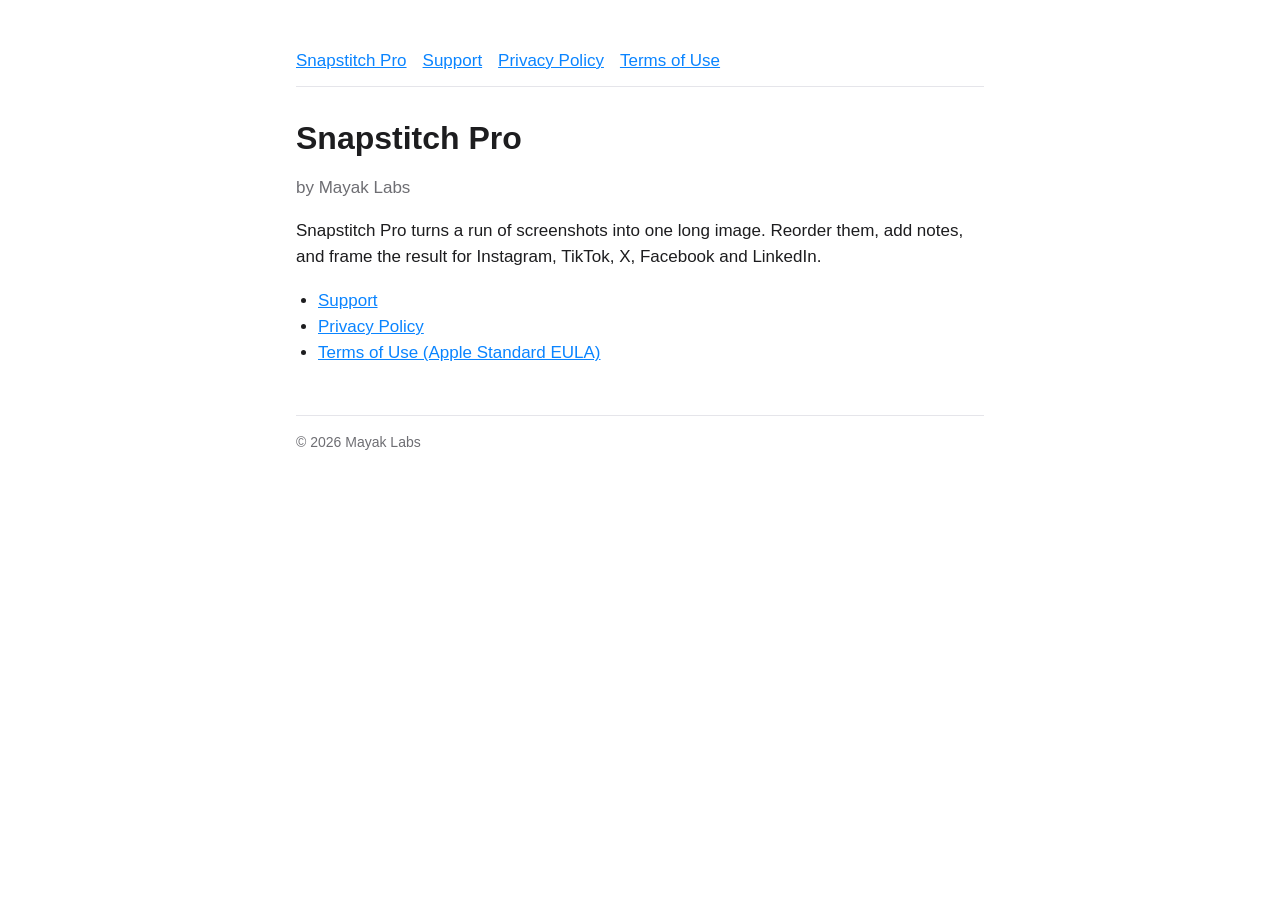
<file: index.html>
<!doctype html>
<html lang="en"><head><meta charset="utf-8"><meta name="viewport" content="width=device-width,initial-scale=1"><title>Snapstitch Pro</title><link rel="stylesheet" href="style.css"></head><body><main>
<nav><a href="./">Snapstitch Pro</a><a href="support/">Support</a><a href="privacy/">Privacy Policy</a><a href="https://www.apple.com/legal/internet-services/itunes/dev/stdeula/">Terms of Use</a></nav>
<h1>Snapstitch Pro</h1>
<p class="muted">by Mayak Labs</p>
<p>Snapstitch Pro turns a run of screenshots into one long image. Reorder them, add notes, and frame the result for Instagram, TikTok, X, Facebook and LinkedIn.</p>
<ul>
<li><a href="support/">Support</a></li>
<li><a href="privacy/">Privacy Policy</a></li>
<li><a href="https://www.apple.com/legal/internet-services/itunes/dev/stdeula/">Terms of Use (Apple Standard EULA)</a></li>
</ul>
<footer>© 2026 Mayak Labs</footer></main></body></html>
</file>
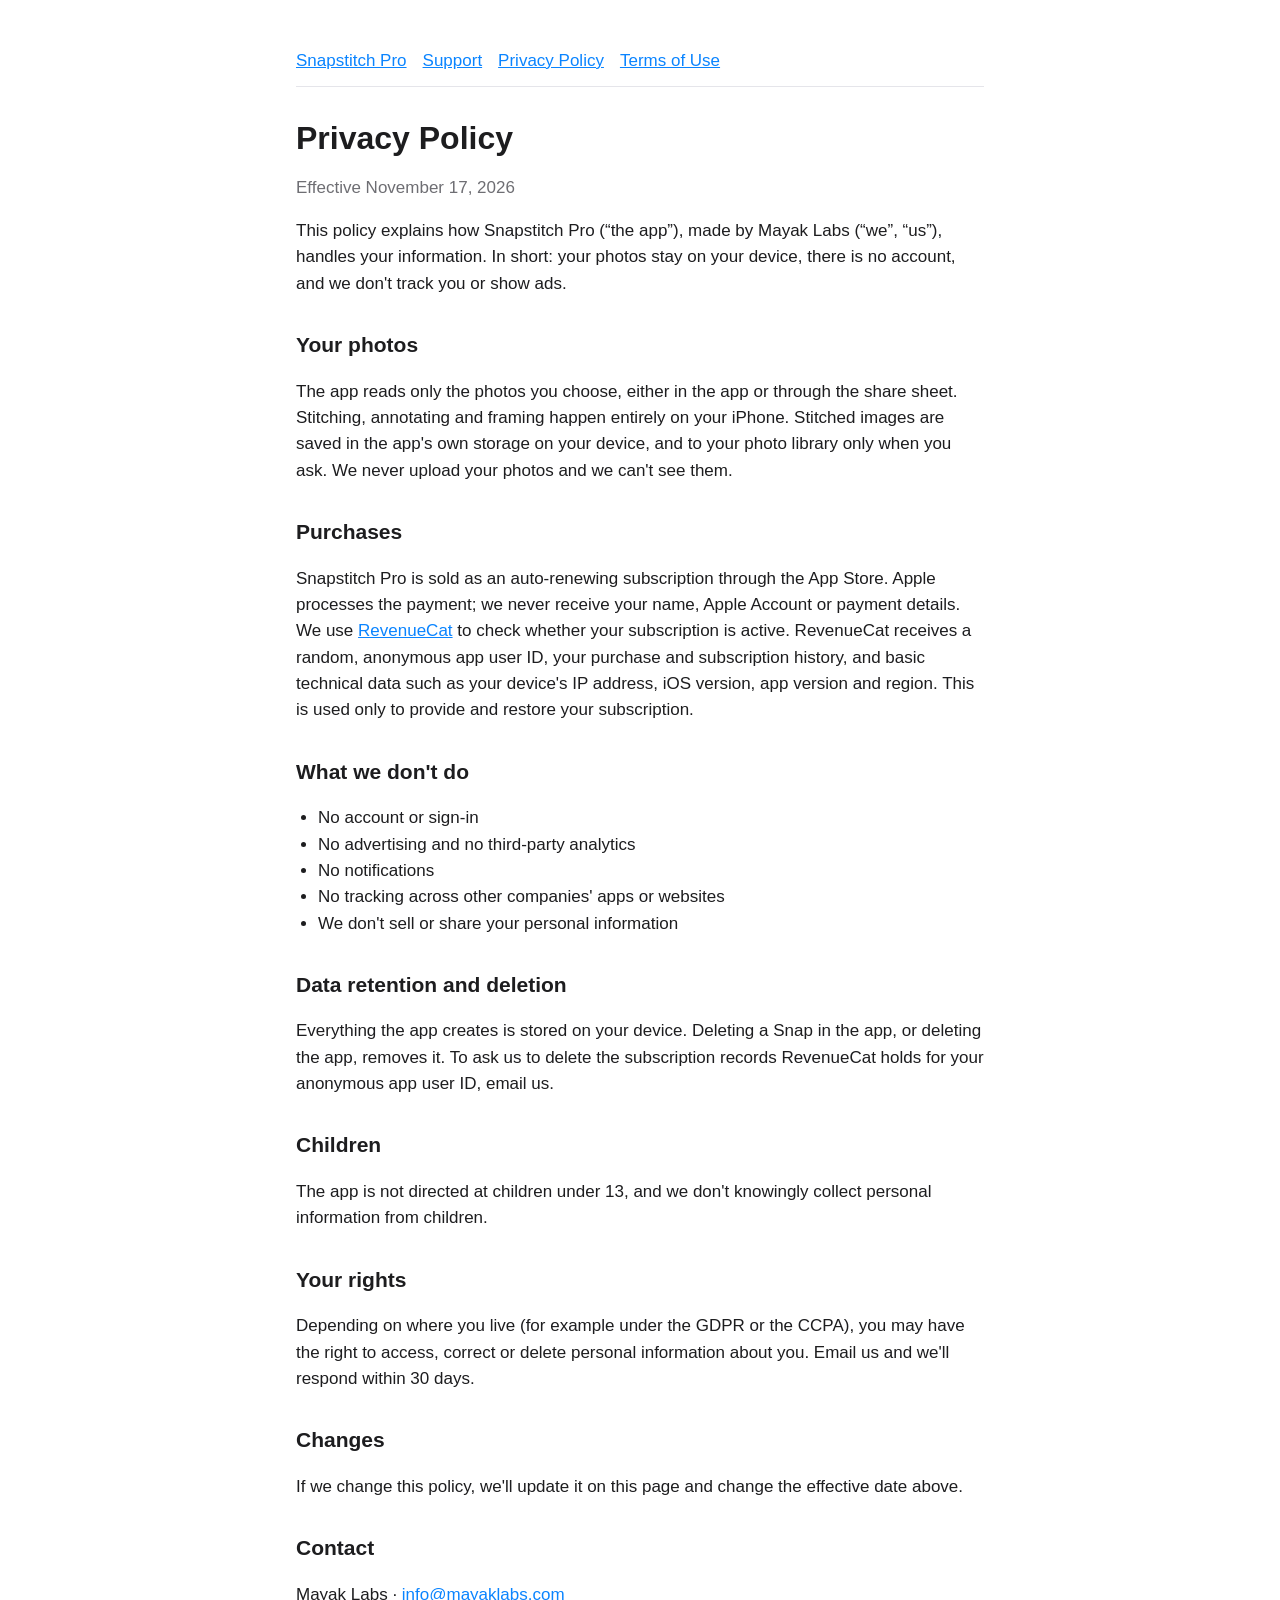
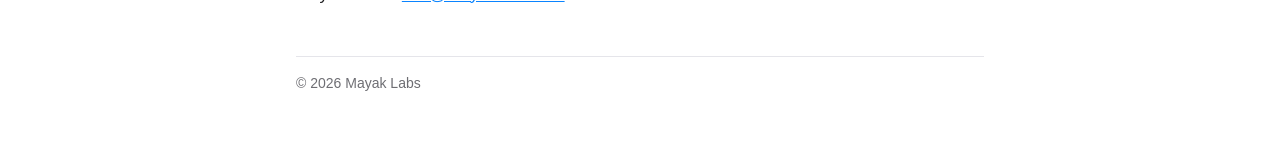
<file: privacy/index.html>
<!doctype html>
<html lang="en"><head><meta charset="utf-8"><meta name="viewport" content="width=device-width,initial-scale=1"><title>Snapstitch Pro Privacy Policy</title><link rel="stylesheet" href="../style.css"></head><body><main>
<nav><a href="../">Snapstitch Pro</a><a href="../support/">Support</a><a href="../privacy/">Privacy Policy</a><a href="https://www.apple.com/legal/internet-services/itunes/dev/stdeula/">Terms of Use</a></nav>
<h1>Privacy Policy</h1>
<p class="muted">Effective November 17, 2026</p>
<p>This policy explains how Snapstitch Pro (“the app”), made by Mayak Labs (“we”, “us”), handles your information. In short: your photos stay on your device, there is no account, and we don't track you or show ads.</p>
<h2>Your photos</h2>
<p>The app reads only the photos you choose, either in the app or through the share sheet. Stitching, annotating and framing happen entirely on your iPhone. Stitched images are saved in the app's own storage on your device, and to your photo library only when you ask. We never upload your photos and we can't see them.</p>
<h2>Purchases</h2>
<p>Snapstitch Pro is sold as an auto-renewing subscription through the App Store. Apple processes the payment; we never receive your name, Apple Account or payment details. We use <a href="https://www.revenuecat.com/privacy/">RevenueCat</a> to check whether your subscription is active. RevenueCat receives a random, anonymous app user ID, your purchase and subscription history, and basic technical data such as your device's IP address, iOS version, app version and region. This is used only to provide and restore your subscription.</p>
<h2>What we don't do</h2>
<ul>
<li>No account or sign-in</li>
<li>No advertising and no third-party analytics</li>
<li>No notifications</li>
<li>No tracking across other companies' apps or websites</li>
<li>We don't sell or share your personal information</li>
</ul>
<h2>Data retention and deletion</h2>
<p>Everything the app creates is stored on your device. Deleting a Snap in the app, or deleting the app, removes it. To ask us to delete the subscription records RevenueCat holds for your anonymous app user ID, email us.</p>
<h2>Children</h2>
<p>The app is not directed at children under 13, and we don't knowingly collect personal information from children.</p>
<h2>Your rights</h2>
<p>Depending on where you live (for example under the GDPR or the CCPA), you may have the right to access, correct or delete personal information about you. Email us and we'll respond within 30 days.</p>
<h2>Changes</h2>
<p>If we change this policy, we'll update it on this page and change the effective date above.</p>
<h2>Contact</h2>
<p>Mayak Labs · <a href="mailto:info@mayaklabs.com">info@mayaklabs.com</a></p>
<footer>© 2026 Mayak Labs</footer></main></body></html>
</file>
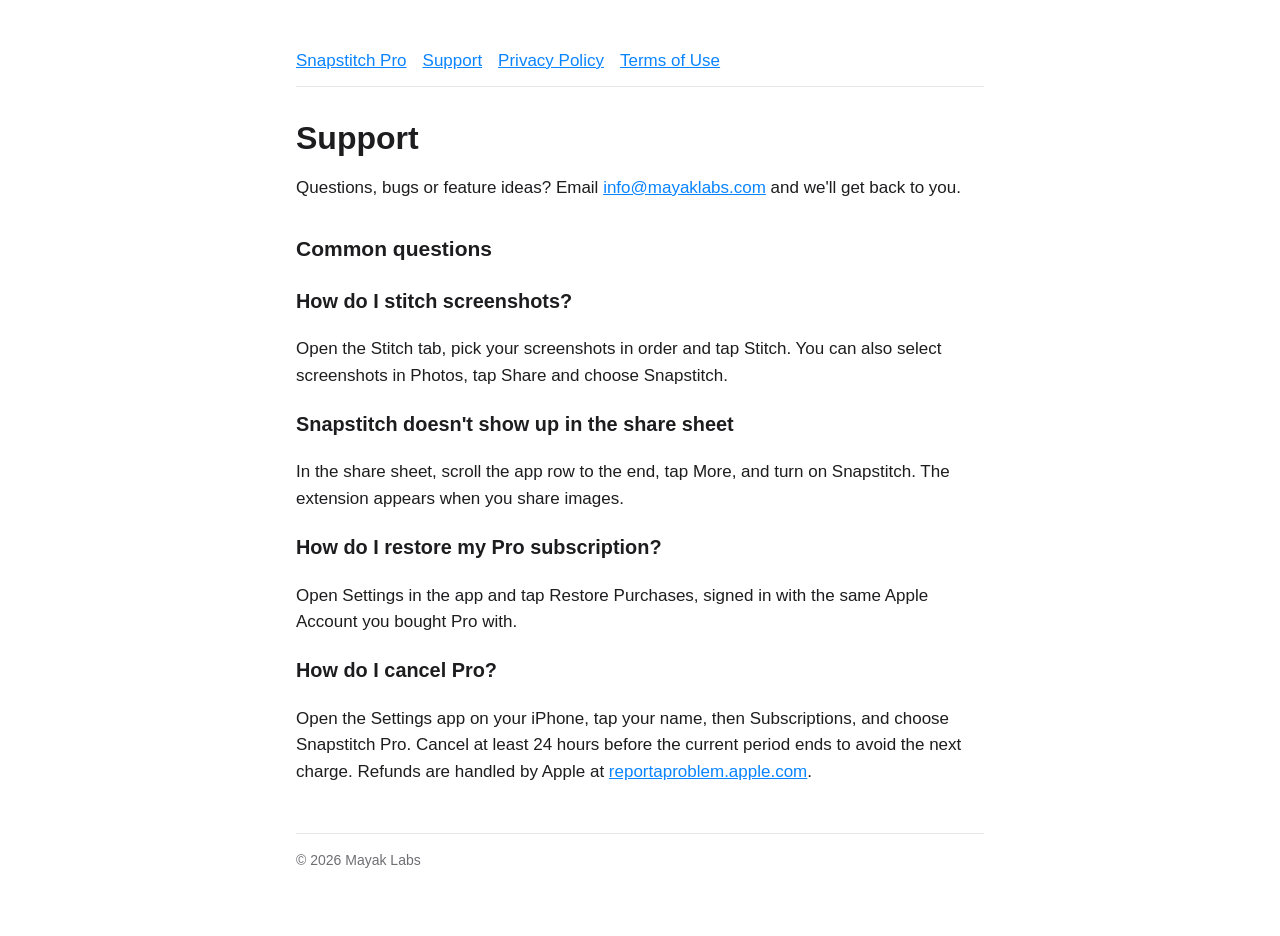
<file: support/index.html>
<!doctype html>
<html lang="en"><head><meta charset="utf-8"><meta name="viewport" content="width=device-width,initial-scale=1"><title>Snapstitch Pro Support</title><link rel="stylesheet" href="../style.css"></head><body><main>
<nav><a href="../">Snapstitch Pro</a><a href="../support/">Support</a><a href="../privacy/">Privacy Policy</a><a href="https://www.apple.com/legal/internet-services/itunes/dev/stdeula/">Terms of Use</a></nav>
<h1>Support</h1>
<p>Questions, bugs or feature ideas? Email <a href="mailto:info@mayaklabs.com?subject=Snapstitch%20Pro%20Support">info@mayaklabs.com</a> and we'll get back to you.</p>
<h2>Common questions</h2>
<h3>How do I stitch screenshots?</h3>
<p>Open the Stitch tab, pick your screenshots in order and tap Stitch. You can also select screenshots in Photos, tap Share and choose Snapstitch.</p>
<h3>Snapstitch doesn't show up in the share sheet</h3>
<p>In the share sheet, scroll the app row to the end, tap More, and turn on Snapstitch. The extension appears when you share images.</p>
<h3>How do I restore my Pro subscription?</h3>
<p>Open Settings in the app and tap Restore Purchases, signed in with the same Apple Account you bought Pro with.</p>
<h3>How do I cancel Pro?</h3>
<p>Open the Settings app on your iPhone, tap your name, then Subscriptions, and choose Snapstitch Pro. Cancel at least 24 hours before the current period ends to avoid the next charge. Refunds are handled by Apple at <a href="https://reportaproblem.apple.com">reportaproblem.apple.com</a>.</p>
<footer>© 2026 Mayak Labs</footer></main></body></html>
</file>
<file: style.css>
:root{--bg:#fff;--fg:#1d1d1f;--muted:#6e6e73;--accent:#0a84ff;--line:#e5e5ea}
@media (prefers-color-scheme:dark){:root{--bg:#000;--fg:#f5f5f7;--muted:#a1a1a6;--line:#2c2c2e}}
*{box-sizing:border-box}body{margin:0;background:var(--bg);color:var(--fg);font:17px/1.55 -apple-system,BlinkMacSystemFont,"SF Pro Text","Helvetica Neue",Arial,sans-serif}
main{max-width:720px;margin:0 auto;padding:48px 16px 64px}h1{font-size:32px;line-height:1.2;margin:0 0 4px}h2{font-size:21px;margin:32px 0 8px}
.muted{color:var(--muted)}a{color:var(--accent)}nav{display:flex;gap:16px;flex-wrap:wrap;border-bottom:1px solid var(--line);padding-bottom:12px;margin-bottom:32px}
ul{padding-left:22px}footer{margin-top:48px;border-top:1px solid var(--line);padding-top:16px;color:var(--muted);font-size:14px}
</file>
